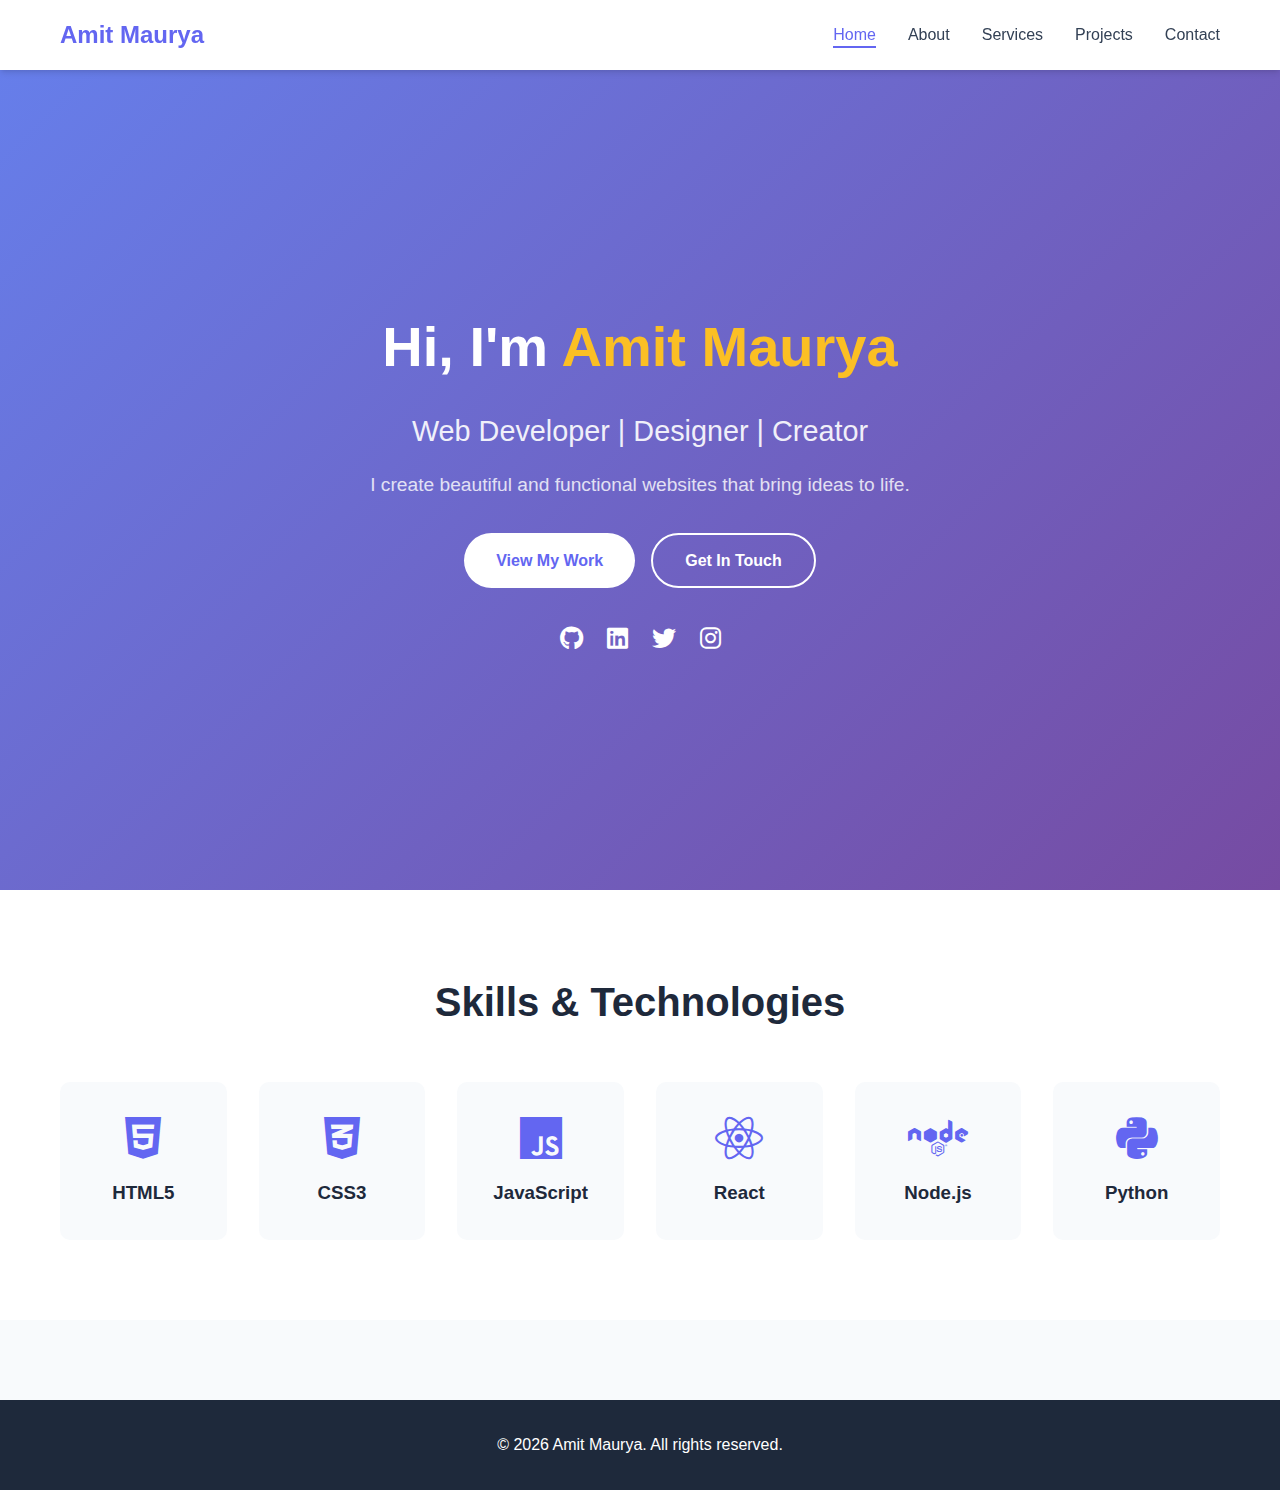
<file: index.html>
<!DOCTYPE html>
<html lang="en">
<head>
    <meta charset="UTF-8">
    <meta name="viewport" content="width=device-width, initial-scale=1.0">
    <meta name="description" content="Amit Maurya's Portfolio - Web Developer & Designer">
    <title>Amit Maurya | Portfolio</title>
    <link rel="stylesheet" href="css/style.css">
    <link rel="stylesheet" href="https://cdnjs.cloudflare.com/ajax/libs/font-awesome/6.4.0/css/all.min.css">
</head>
<body>
    <!-- Navigation -->
    <nav class="navbar">
        <div class="container">
            <a href="index.html" class="logo">Amit Maurya</a>
            <ul class="nav-links">
                <li><a href="index.html" class="active">Home</a></li>
                <li><a href="about.html">About</a></li>
                <li><a href="services.html">Services</a></li>
                <li><a href="projects.html">Projects</a></li>
                <li><a href="contact.html">Contact</a></li>
            </ul>
            <div class="hamburger">
                <span></span>
                <span></span>
                <span></span>
            </div>
        </div>
    </nav>

    <!-- Hero Section -->
    <section class="hero">
        <div class="container">
            <div class="hero-content">
                <h1 class="hero-title">Hi, I'm <span class="highlight">Amit Maurya</span></h1>
                <p class="hero-subtitle">Web Developer | Designer | Creator</p>
                <p class="hero-description">
                    I create beautiful and functional websites that bring ideas to life.
                </p>
                <div class="hero-buttons">
                    <a href="projects.html" class="btn btn-primary">View My Work</a>
                    <a href="contact.html" class="btn btn-secondary">Get In Touch</a>
                </div>
                <div class="social-links">
                    <a href="#" target="_blank"><i class="fab fa-github"></i></a>
                    <a href="#" target="_blank"><i class="fab fa-linkedin"></i></a>
                    <a href="#" target="_blank"><i class="fab fa-twitter"></i></a>
                    <a href="#" target="_blank"><i class="fab fa-instagram"></i></a>
                </div>
            </div>
        </div>
    </section>

    <!-- Skills Section -->
    <section class="skills">
        <div class="container">
            <h2 class="section-title">Skills & Technologies</h2>
            <div class="skills-grid">
                <div class="skill-card">
                    <i class="fab fa-html5"></i>
                    <h3>HTML5</h3>
                </div>
                <div class="skill-card">
                    <i class="fab fa-css3-alt"></i>
                    <h3>CSS3</h3>
                </div>
                <div class="skill-card">
                    <i class="fab fa-js"></i>
                    <h3>JavaScript</h3>
                </div>
                <div class="skill-card">
                    <i class="fab fa-react"></i>
                    <h3>React</h3>
                </div>
                <div class="skill-card">
                    <i class="fab fa-node"></i>
                    <h3>Node.js</h3>
                </div>
                <div class="skill-card">
                    <i class="fab fa-python"></i>
                    <h3>Python</h3>
                </div>
            </div>
        </div>
    </section>

    <!-- Footer -->
    <footer class="footer">
        <div class="container">
            <p>&copy; 2026 Amit Maurya. All rights reserved.</p>
        </div>
    </footer>

    <script src="js/script.js"></script>
</body>
</html>
</file>
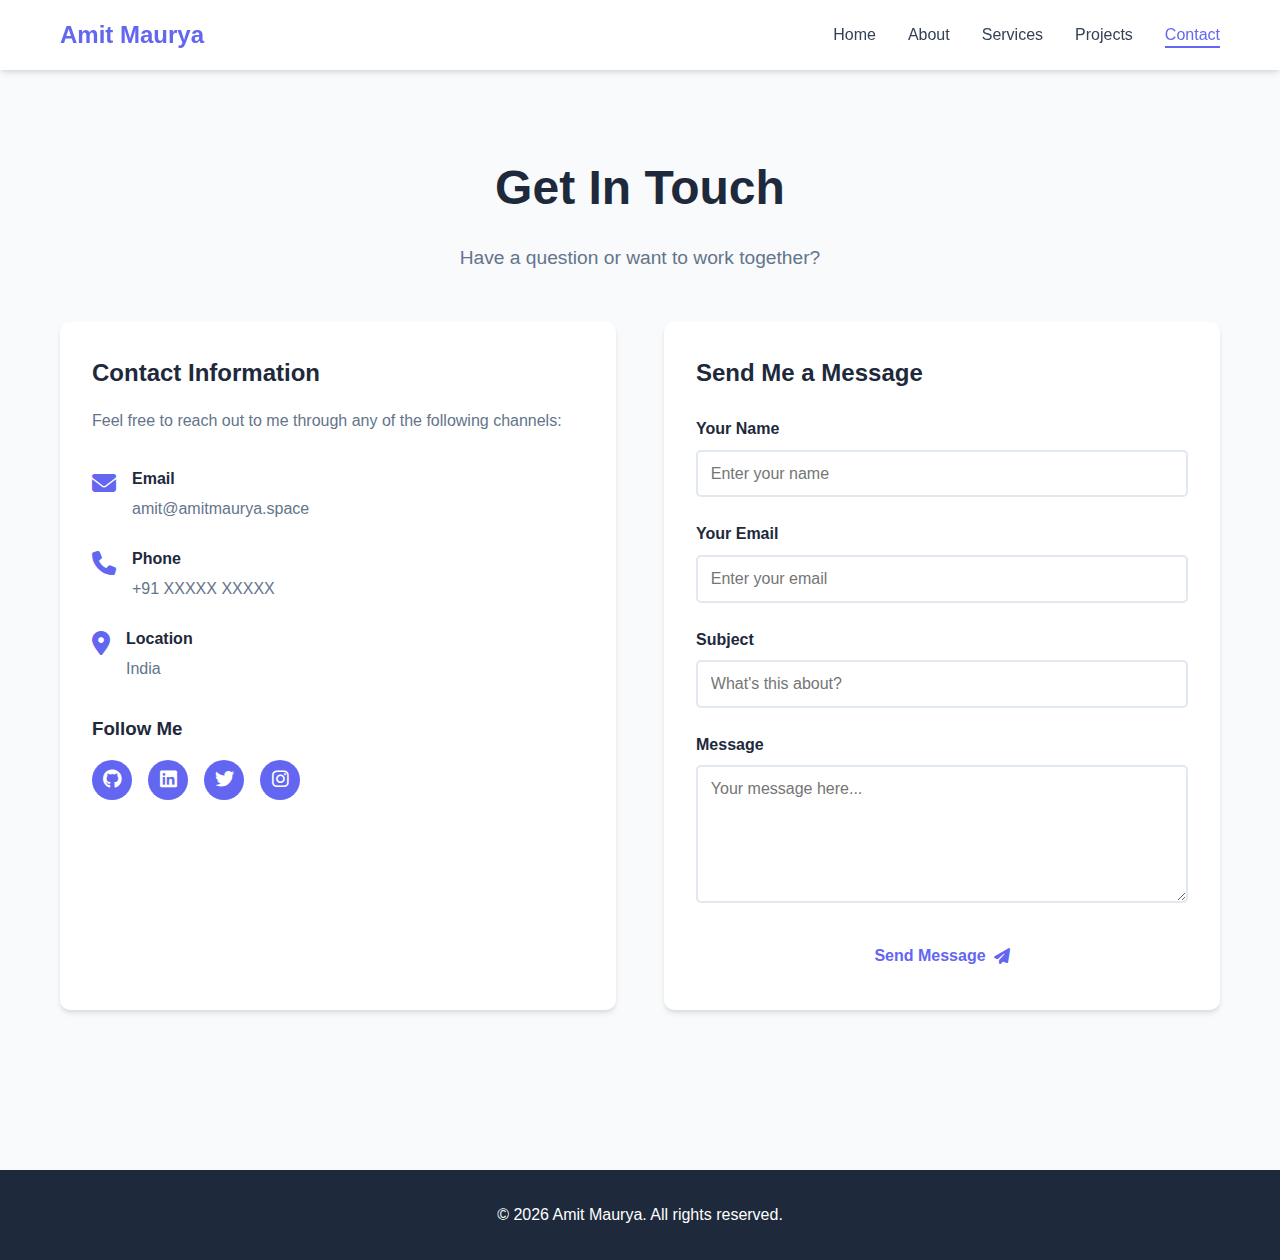
<file: contact.html>
<!DOCTYPE html>
<html lang="en">
<head>
    <meta charset="UTF-8">
    <meta name="viewport" content="width=device-width, initial-scale=1.0">
    <meta name="description" content="Contact Amit Maurya - Get in Touch">
    <title>Contact | Amit Maurya</title>
    <link rel="stylesheet" href="css/style.css">
    <link rel="stylesheet" href="https://cdnjs.cloudflare.com/ajax/libs/font-awesome/6.4.0/css/all.min.css">
</head>
<body>
    <!-- Navigation -->
    <nav class="navbar">
        <div class="container">
            <a href="index.html" class="logo">Amit Maurya</a>
            <ul class="nav-links">
                <li><a href="index.html">Home</a></li>
                <li><a href="about.html">About</a></li>
                <li><a href="services.html">Services</a></li>
                <li><a href="projects.html">Projects</a></li>
                <li><a href="contact.html" class="active">Contact</a></li>
            </ul>
            <div class="hamburger">
                <span></span>
                <span></span>
                <span></span>
            </div>
        </div>
    </nav>

    <!-- Contact Section -->
    <section class="contact-section">
        <div class="container">
            <h1 class="page-title">Get In Touch</h1>
            <p class="page-subtitle">Have a question or want to work together?</p>

            <div class="contact-content">
                <!-- Contact Info -->
                <div class="contact-info">
                    <h2>Contact Information</h2>
                    <p>Feel free to reach out to me through any of the following channels:</p>
                    
                    <div class="info-items">
                        <div class="info-item">
                            <i class="fas fa-envelope"></i>
                            <div>
                                <h3>Email</h3>
                                <p>amit@amitmaurya.space</p>
                            </div>
                        </div>
                        
                        <div class="info-item">
                            <i class="fas fa-phone"></i>
                            <div>
                                <h3>Phone</h3>
                                <p>+91 XXXXX XXXXX</p>
                            </div>
                        </div>
                        
                        <div class="info-item">
                            <i class="fas fa-map-marker-alt"></i>
                            <div>
                                <h3>Location</h3>
                                <p>India</p>
                            </div>
                        </div>
                    </div>

                    <div class="social-links-contact">
                        <h3>Follow Me</h3>
                        <div class="social-icons">
                            <a href="#" target="_blank" title="GitHub"><i class="fab fa-github"></i></a>
                            <a href="#" target="_blank" title="LinkedIn"><i class="fab fa-linkedin"></i></a>
                            <a href="#" target="_blank" title="Twitter"><i class="fab fa-twitter"></i></a>
                            <a href="#" target="_blank" title="Instagram"><i class="fab fa-instagram"></i></a>
                        </div>
                    </div>
                </div>

                <!-- Contact Form -->
                <div class="contact-form-container">
                    <h2>Send Me a Message</h2>
                    <form class="contact-form" id="contactForm">
                        <div class="form-group">
                            <label for="name">Your Name</label>
                            <input type="text" id="name" name="name" required placeholder="Enter your name">
                        </div>
                        
                        <div class="form-group">
                            <label for="email">Your Email</label>
                            <input type="email" id="email" name="email" required placeholder="Enter your email">
                        </div>
                        
                        <div class="form-group">
                            <label for="subject">Subject</label>
                            <input type="text" id="subject" name="subject" required placeholder="What's this about?">
                        </div>
                        
                        <div class="form-group">
                            <label for="message">Message</label>
                            <textarea id="message" name="message" rows="6" required placeholder="Your message here..."></textarea>
                        </div>
                        
                        <button type="submit" class="btn btn-primary btn-full">
                            <span>Send Message</span>
                            <i class="fas fa-paper-plane"></i>
                        </button>
                        
                        <div class="form-message" id="formMessage"></div>
                    </form>
                </div>
            </div>
        </div>
    </section>

    <!-- Footer -->
    <footer class="footer">
        <div class="container">
            <p>&copy; 2026 Amit Maurya. All rights reserved.</p>
        </div>
    </footer>

    <script src="js/script.js"></script>
</body>
</html>
</file>
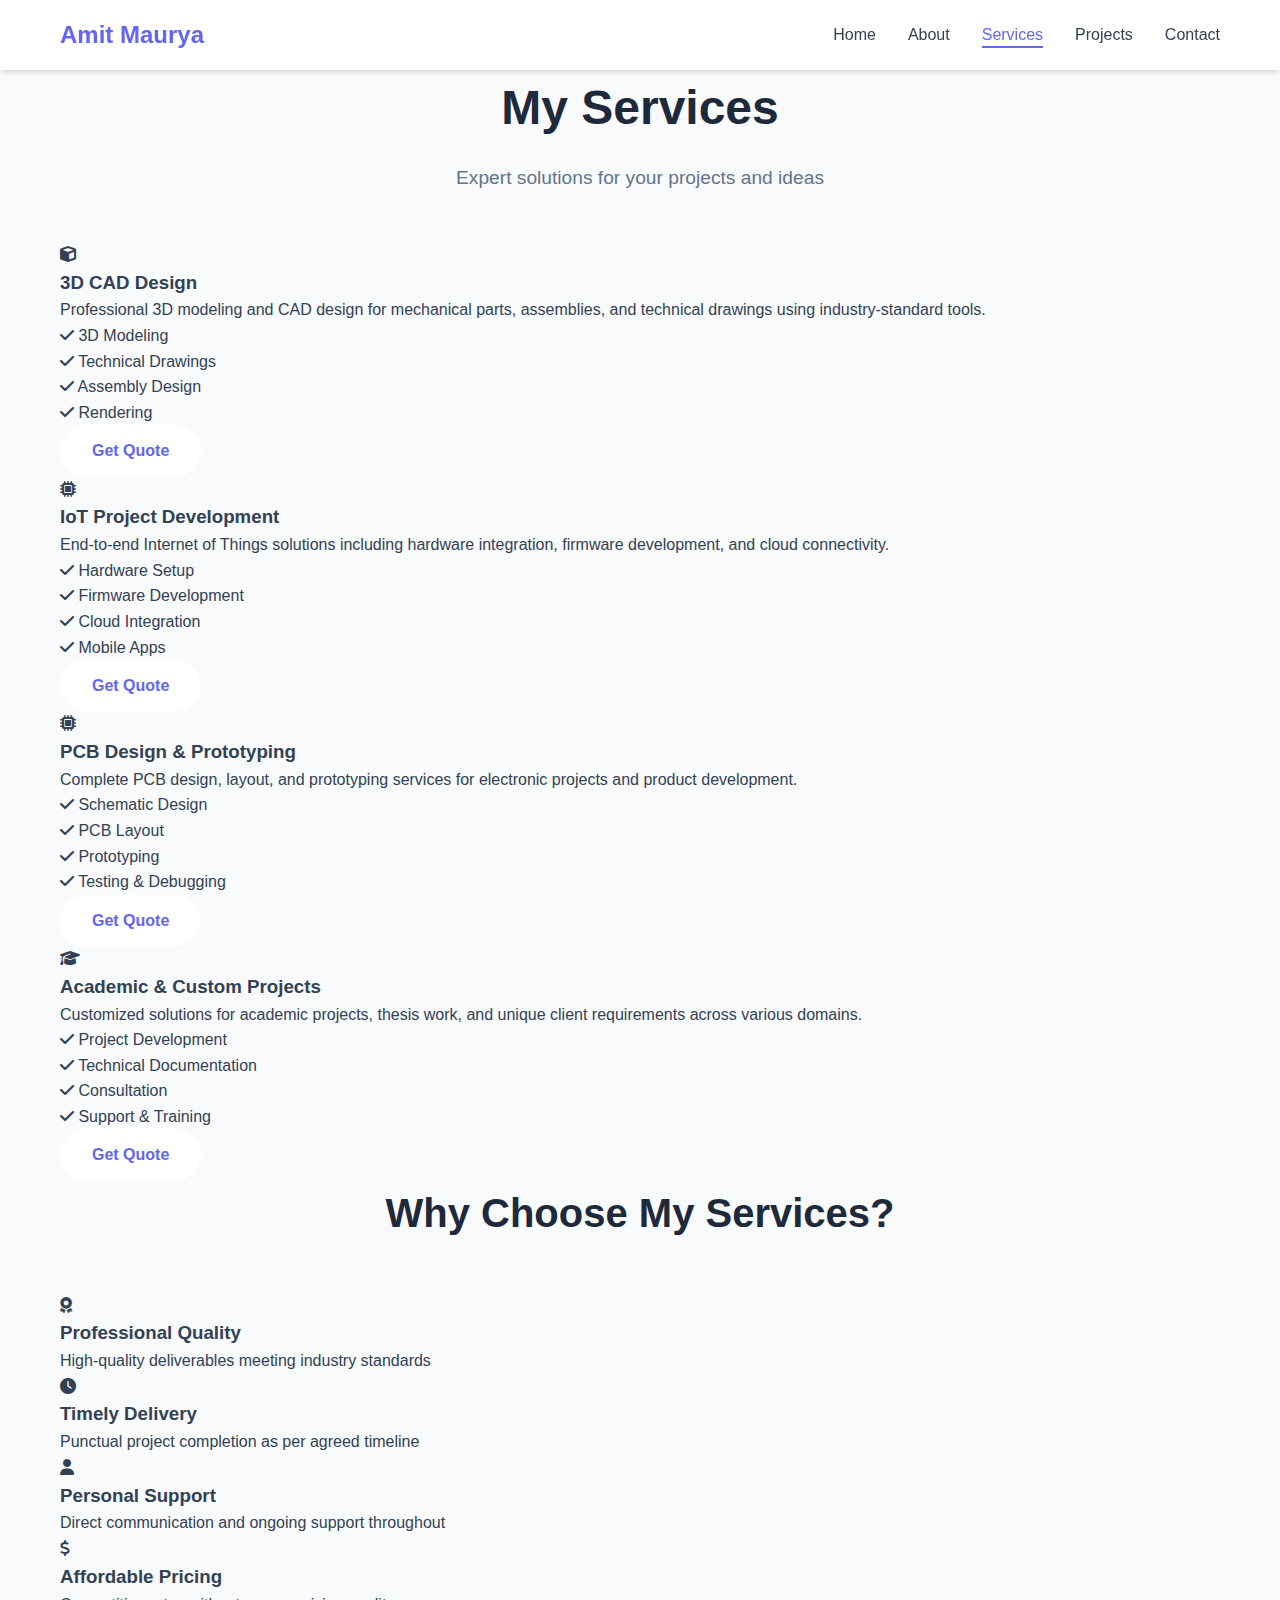
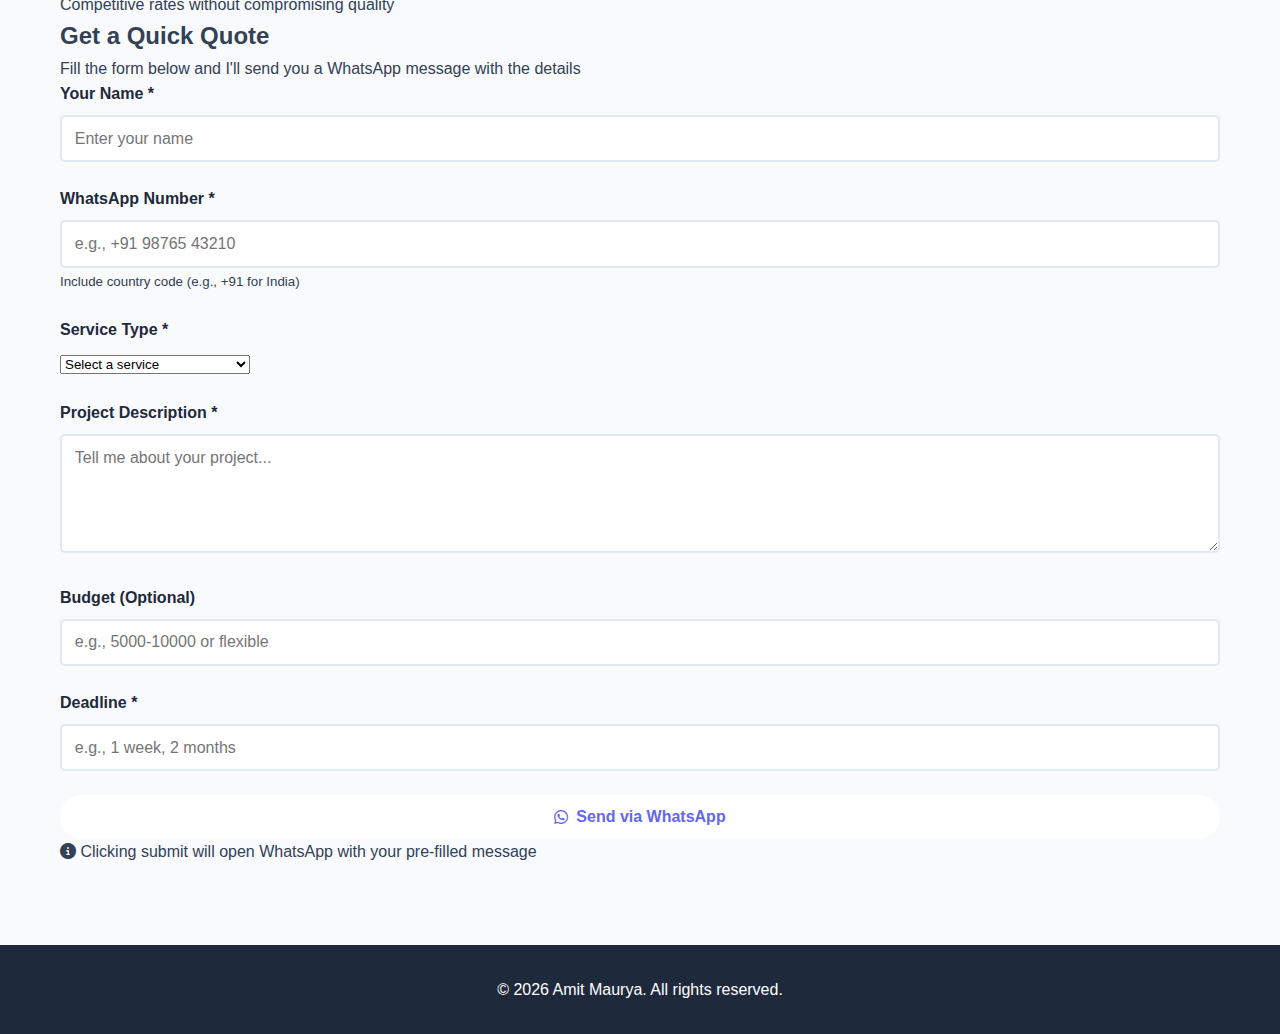
<file: services.html>
<!DOCTYPE html>
<html lang="en">
<head>
    <meta charset="UTF-8">
    <meta name="viewport" content="width=device-width, initial-scale=1.0">
    <meta name="description" content="Services by Amit Maurya - CAD Design, IoT Projects, PCB Design">
    <title>Services | Amit Maurya</title>
    <link rel="stylesheet" href="css/style.css">
    <link rel="stylesheet" href="https://cdnjs.cloudflare.com/ajax/libs/font-awesome/6.4.0/css/all.min.css">
</head>
<body>
    <!-- Navigation -->
    <nav class="navbar">
        <div class="container">
            <a href="index.html" class="logo">Amit Maurya</a>
            <ul class="nav-links">
                <li><a href="index.html">Home</a></li>
                <li><a href="about.html">About</a></li>
                <li><a href="services.html" class="active">Services</a></li>
                <li><a href="projects.html">Projects</a></li>
                <li><a href="contact.html">Contact</a></li>
            </ul>
            <div class="hamburger">
                <span></span>
                <span></span>
                <span></span>
            </div>
        </div>
    </nav>

    <!-- Services Section -->
    <section class="services-section">
        <div class="container">
            <h1 class="page-title">My Services</h1>
            <p class="page-subtitle">Expert solutions for your projects and ideas</p>

            <!-- Services Grid -->
            <div class="services-grid">
                <!-- Service 1: 3D CAD Design -->
                <div class="service-card" data-service="3d-cad">
                    <div class="service-icon">
                        <i class="fas fa-cube"></i>
                    </div>
                    <h3>3D CAD Design</h3>
                    <p>Professional 3D modeling and CAD design for mechanical parts, assemblies, and technical drawings using industry-standard tools.</p>
                    <ul class="service-features">
                        <li><i class="fas fa-check"></i> 3D Modeling</li>
                        <li><i class="fas fa-check"></i> Technical Drawings</li>
                        <li><i class="fas fa-check"></i> Assembly Design</li>
                        <li><i class="fas fa-check"></i> Rendering</li>
                    </ul>
                    <a href="#quotation-form" class="btn btn-primary" onclick="setService('3D CAD Design')">Get Quote</a>
                </div>

                <!-- Service 2: IoT Project Development -->
                <div class="service-card" data-service="iot">
                    <div class="service-icon">
                        <i class="fas fa-microchip"></i>
                    </div>
                    <h3>IoT Project Development</h3>
                    <p>End-to-end Internet of Things solutions including hardware integration, firmware development, and cloud connectivity.</p>
                    <ul class="service-features">
                        <li><i class="fas fa-check"></i> Hardware Setup</li>
                        <li><i class="fas fa-check"></i> Firmware Development</li>
                        <li><i class="fas fa-check"></i> Cloud Integration</li>
                        <li><i class="fas fa-check"></i> Mobile Apps</li>
                    </ul>
                    <a href="#quotation-form" class="btn btn-primary" onclick="setService('IoT Project Development')">Get Quote</a>
                </div>

                <!-- Service 3: PCB Design / Prototyping -->
                <div class="service-card" data-service="pcb">
                    <div class="service-icon">
                        <i class="fas fa-microchip"></i>
                    </div>
                    <h3>PCB Design & Prototyping</h3>
                    <p>Complete PCB design, layout, and prototyping services for electronic projects and product development.</p>
                    <ul class="service-features">
                        <li><i class="fas fa-check"></i> Schematic Design</li>
                        <li><i class="fas fa-check"></i> PCB Layout</li>
                        <li><i class="fas fa-check"></i> Prototyping</li>
                        <li><i class="fas fa-check"></i> Testing & Debugging</li>
                    </ul>
                    <a href="#quotation-form" class="btn btn-primary" onclick="setService('PCB Design / Prototyping')">Get Quote</a>
                </div>

                <!-- Service 4: Academic / Custom Projects -->
                <div class="service-card" data-service="academic">
                    <div class="service-icon">
                        <i class="fas fa-graduation-cap"></i>
                    </div>
                    <h3>Academic & Custom Projects</h3>
                    <p>Customized solutions for academic projects, thesis work, and unique client requirements across various domains.</p>
                    <ul class="service-features">
                        <li><i class="fas fa-check"></i> Project Development</li>
                        <li><i class="fas fa-check"></i> Technical Documentation</li>
                        <li><i class="fas fa-check"></i> Consultation</li>
                        <li><i class="fas fa-check"></i> Support & Training</li>
                    </ul>
                    <a href="#quotation-form" class="btn btn-primary" onclick="setService('Academic / Custom Projects')">Get Quote</a>
                </div>
            </div>

            <!-- Why Choose Me Section -->
            <div class="why-choose-section">
                <h2 class="section-title">Why Choose My Services?</h2>
                <div class="benefits-grid">
                    <div class="benefit-card">
                        <i class="fas fa-award"></i>
                        <h3>Professional Quality</h3>
                        <p>High-quality deliverables meeting industry standards</p>
                    </div>
                    <div class="benefit-card">
                        <i class="fas fa-clock"></i>
                        <h3>Timely Delivery</h3>
                        <p>Punctual project completion as per agreed timeline</p>
                    </div>
                    <div class="benefit-card">
                        <i class="fas fa-user"></i>
                        <h3>Personal Support</h3>
                        <p>Direct communication and ongoing support throughout</p>
                    </div>
                    <div class="benefit-card">
                        <i class="fas fa-dollar-sign"></i>
                        <h3>Affordable Pricing</h3>
                        <p>Competitive rates without compromising quality</p>
                    </div>
                </div>
            </div>

            <!-- Quotation Form Section -->
            <div class="quotation-section" id="quotation-form">
                <div class="quotation-container">
                    <h2>Get a Quick Quote</h2>
                    <p>Fill the form below and I'll send you a WhatsApp message with the details</p>

                    <form class="quotation-form" id="quotationForm">
                        <div class="form-group">
                            <label for="quote-name">Your Name *</label>
                            <input type="text" id="quote-name" name="name" required placeholder="Enter your name">
                        </div>

                        <div class="form-group">
                            <label for="quote-whatsapp">WhatsApp Number *</label>
                            <input type="tel" id="quote-whatsapp" name="whatsapp" required placeholder="e.g., +91 98765 43210">
                            <small>Include country code (e.g., +91 for India)</small>
                        </div>

                        <div class="form-group">
                            <label for="quote-service">Service Type *</label>
                            <select id="quote-service" name="service" required>
                                <option value="">Select a service</option>
                                <option value="3D CAD Design">3D CAD Design</option>
                                <option value="IoT Project Development">IoT Project Development</option>
                                <option value="PCB Design / Prototyping">PCB Design / Prototyping</option>
                                <option value="Academic / Custom Projects">Academic / Custom Projects</option>
                            </select>
                        </div>

                        <div class="form-group">
                            <label for="quote-description">Project Description *</label>
                            <textarea id="quote-description" name="description" rows="5" required placeholder="Tell me about your project..."></textarea>
                        </div>

                        <div class="form-group">
                            <label for="quote-budget">Budget (Optional)</label>
                            <input type="text" id="quote-budget" name="budget" placeholder="e.g., 5000-10000 or flexible">
                        </div>

                        <div class="form-group">
                            <label for="quote-deadline">Deadline *</label>
                            <input type="text" id="quote-deadline" name="deadline" required placeholder="e.g., 1 week, 2 months">
                        </div>

                        <button type="submit" class="btn btn-primary btn-full">
                            <i class="fab fa-whatsapp"></i>
                            <span>Send via WhatsApp</span>
                        </button>

                        <p class="form-note">
                            <i class="fas fa-info-circle"></i>
                            Clicking submit will open WhatsApp with your pre-filled message
                        </p>
                    </form>
                </div>
            </div>
        </div>
    </section>

    <!-- Footer -->
    <footer class="footer">
        <div class="container">
            <p>&copy; 2026 Amit Maurya. All rights reserved.</p>
        </div>
    </footer>

    <script src="js/script.js"></script>
</body>
</html>
</file>
<file: css/style.css>
/* ================================
   CSS Variables & Reset
   ================================ */
:root {
    --primary-color: #6366f1;
    --secondary-color: #8b5cf6;
    --dark-color: #1e293b;
    --light-color: #f8fafc;
    --text-color: #334155;
    --text-light: #64748b;
    --border-color: #e2e8f0;
    --success-color: #22c55e;
    --error-color: #ef4444;
    --shadow: 0 4px 6px -1px rgba(0, 0, 0, 0.1), 0 2px 4px -1px rgba(0, 0, 0, 0.06);
    --shadow-lg: 0 10px 15px -3px rgba(0, 0, 0, 0.1), 0 4px 6px -2px rgba(0, 0, 0, 0.05);
    --transition: all 0.3s ease;
}

* {
    margin: 0;
    padding: 0;
    box-sizing: border-box;
}

body {
    font-family: 'Segoe UI', Tahoma, Geneva, Verdana, sans-serif;
    line-height: 1.6;
    color: var(--text-color);
    background-color: var(--light-color);
}

img {
    max-width: 100%;
    height: auto;
    display: block;
}

a {
    text-decoration: none;
    color: inherit;
}

ul {
    list-style: none;
}

/* ================================
   Container & Utilities
   ================================ */
.container {
    max-width: 1200px;
    margin: 0 auto;
    padding: 0 20px;
}

.section-title {
    font-size: 2.5rem;
    text-align: center;
    margin-bottom: 3rem;
    color: var(--dark-color);
}

.page-title {
    font-size: 3rem;
    text-align: center;
    margin-bottom: 1rem;
    color: var(--dark-color);
}

.page-subtitle {
    text-align: center;
    font-size: 1.2rem;
    color: var(--text-light);
    margin-bottom: 3rem;
}

/* ================================
   Navigation
   ================================ */
.navbar {
    background: #fff;
    box-shadow: var(--shadow);
    position: sticky;
    top: 0;
    z-index: 1000;
    padding: 1rem 0;
}

.navbar .container {
    display: flex;
    justify-content: space-between;
    align-items: center;
}

.logo {
    font-size: 1.5rem;
    font-weight: bold;
    color: var(--primary-color);
}

.nav-links {
    display: flex;
    gap: 2rem;
}

.nav-links a {
    color: var(--text-color);
    font-weight: 500;
    transition: var(--transition);
    position: relative;
}

.nav-links a::after {
    content: '';
    position: absolute;
    bottom: -5px;
    left: 0;
    width: 0;
    height: 2px;
    background: var(--primary-color);
    transition: var(--transition);
}

.nav-links a:hover::after,
.nav-links a.active::after {
    width: 100%;
}

.nav-links a:hover,
.nav-links a.active {
    color: var(--primary-color);
}

.hamburger {
    display: none;
    flex-direction: column;
    cursor: pointer;
    gap: 5px;
}

.hamburger span {
    width: 25px;
    height: 3px;
    background: var(--dark-color);
    transition: var(--transition);
}

/* ================================
   Hero Section
   ================================ */
.hero {
    min-height: calc(100vh - 80px);
    display: flex;
    align-items: center;
    background: linear-gradient(135deg, #667eea 0%, #764ba2 100%);
    color: white;
}

.hero-content {
    text-align: center;
    animation: fadeInUp 1s ease;
}

.hero-title {
    font-size: 3.5rem;
    margin-bottom: 1rem;
}

.highlight {
    color: #fbbf24;
}

.hero-subtitle {
    font-size: 1.8rem;
    margin-bottom: 1rem;
    opacity: 0.9;
}

.hero-description {
    font-size: 1.2rem;
    margin-bottom: 2rem;
    opacity: 0.8;
    max-width: 600px;
    margin-left: auto;
    margin-right: auto;
}

.hero-buttons {
    display: flex;
    gap: 1rem;
    justify-content: center;
    margin-bottom: 2rem;
}

.btn {
    padding: 0.8rem 2rem;
    border-radius: 50px;
    font-weight: 600;
    transition: var(--transition);
    display: inline-flex;
    align-items: center;
    gap: 0.5rem;
    border: none;
    cursor: pointer;
    font-size: 1rem;
}

.btn-primary {
    background: white;
    color: var(--primary-color);
}

.btn-primary:hover {
    transform: translateY(-3px);
    box-shadow: var(--shadow-lg);
}

.btn-secondary {
    background: transparent;
    border: 2px solid white;
    color: white;
}

.btn-secondary:hover {
    background: white;
    color: var(--primary-color);
}

.btn-full {
    width: 100%;
    justify-content: center;
}

.social-links {
    display: flex;
    gap: 1.5rem;
    justify-content: center;
}

.social-links a {
    font-size: 1.5rem;
    color: white;
    transition: var(--transition);
}

.social-links a:hover {
    color: #fbbf24;
    transform: translateY(-3px);
}

/* ================================
   Skills Section
   ================================ */
.skills {
    padding: 5rem 0;
    background: white;
}

.skills-grid {
    display: grid;
    grid-template-columns: repeat(auto-fit, minmax(150px, 1fr));
    gap: 2rem;
}

.skill-card {
    text-align: center;
    padding: 2rem;
    border-radius: 10px;
    background: var(--light-color);
    transition: var(--transition);
    cursor: pointer;
}

.skill-card:hover {
    transform: translateY(-10px);
    box-shadow: var(--shadow-lg);
}

.skill-card i {
    font-size: 3rem;
    color: var(--primary-color);
    margin-bottom: 1rem;
}

.skill-card h3 {
    color: var(--dark-color);
}

/* ================================
   About Section
   ================================ */
.about-section {
    padding: 5rem 0;
}

.about-content {
    display: grid;
    grid-template-columns: 1fr 2fr;
    gap: 3rem;
    margin-bottom: 4rem;
}

.about-image img {
    border-radius: 10px;
    box-shadow: var(--shadow-lg);
    width: 100%;
}

.about-text h2 {
    margin-bottom: 1rem;
    color: var(--dark-color);
}

.about-text p {
    margin-bottom: 1rem;
    color: var(--text-light);
    line-height: 1.8;
}

/* Timeline */
.timeline {
    position: relative;
    padding: 2rem 0;
}

.timeline::before {
    content: '';
    position: absolute;
    left: 50%;
    transform: translateX(-50%);
    width: 2px;
    height: 100%;
    background: var(--border-color);
}

.timeline-item {
    position: relative;
    margin-bottom: 3rem;
    display: flex;
    justify-content: center;
}

.timeline-dot {
    position: absolute;
    left: 50%;
    transform: translateX(-50%);
    width: 20px;
    height: 20px;
    background: var(--primary-color);
    border-radius: 50%;
    border: 4px solid white;
    box-shadow: var(--shadow);
}

.timeline-content {
    background: white;
    padding: 1.5rem;
    border-radius: 10px;
    box-shadow: var(--shadow);
    width: 45%;
    margin-top: 10px;
}

.timeline-content h3 {
    color: var(--dark-color);
    margin-bottom: 0.5rem;
}

.timeline-date {
    color: var(--primary-color);
    font-weight: 600;
    margin-bottom: 0.5rem;
}

/* Skills Bars */
.skills-bars {
    margin-top: 4rem;
}

.skill-bar {
    margin-bottom: 2rem;
}

.skill-info {
    display: flex;
    justify-content: space-between;
    margin-bottom: 0.5rem;
    font-weight: 600;
}

.progress-bar {
    height: 10px;
    background: var(--border-color);
    border-radius: 10px;
    overflow: hidden;
}

.progress {
    height: 100%;
    background: linear-gradient(90deg, var(--primary-color), var(--secondary-color));
    transition: width 1s ease;
}

/* ================================
   Projects Section
   ================================ */
.projects-section {
    padding: 5rem 0;
}

.filter-buttons {
    display: flex;
    justify-content: center;
    gap: 1rem;
    margin-bottom: 3rem;
    flex-wrap: wrap;
}

.filter-btn {
    padding: 0.6rem 1.5rem;
    border: 2px solid var(--primary-color);
    background: transparent;
    color: var(--primary-color);
    border-radius: 50px;
    cursor: pointer;
    font-weight: 600;
    transition: var(--transition);
}

.filter-btn:hover,
.filter-btn.active {
    background: var(--primary-color);
    color: white;
}

.projects-grid {
    display: grid;
    grid-template-columns: repeat(auto-fill, minmax(300px, 1fr));
    gap: 2rem;
}

.project-card {
    background: white;
    border-radius: 10px;
    overflow: hidden;
    box-shadow: var(--shadow);
    transition: var(--transition);
}

.project-card:hover {
    transform: translateY(-10px);
    box-shadow: var(--shadow-lg);
}

.project-image {
    position: relative;
    overflow: hidden;
    height: 250px;
}

.project-image img {
    width: 100%;
    height: 100%;
    object-fit: cover;
    transition: var(--transition);
}

.project-card:hover .project-image img {
    transform: scale(1.1);
}

.project-overlay {
    position: absolute;
    top: 0;
    left: 0;
    width: 100%;
    height: 100%;
    background: rgba(99, 102, 241, 0.9);
    display: flex;
    align-items: center;
    justify-content: center;
    gap: 1rem;
    opacity: 0;
    transition: var(--transition);
}

.project-card:hover .project-overlay {
    opacity: 1;
}

.project-link {
    width: 50px;
    height: 50px;
    background: white;
    border-radius: 50%;
    display: flex;
    align-items: center;
    justify-content: center;
    color: var(--primary-color);
    font-size: 1.2rem;
    transition: var(--transition);
}

.project-link:hover {
    transform: scale(1.1);
}

.project-info {
    padding: 1.5rem;
}

.project-info h3 {
    margin-bottom: 0.5rem;
    color: var(--dark-color);
}

.project-info p {
    color: var(--text-light);
    margin-bottom: 1rem;
}

.project-tags {
    display: flex;
    gap: 0.5rem;
    flex-wrap: wrap;
}

.project-tags span {
    padding: 0.3rem 0.8rem;
    background: var(--light-color);
    color: var(--primary-color);
    border-radius: 20px;
    font-size: 0.85rem;
    font-weight: 600;
}

/* ================================
   Contact Section
   ================================ */
.contact-section {
    padding: 5rem 0;
}

.contact-content {
    display: grid;
    grid-template-columns: 1fr 1fr;
    gap: 3rem;
}

.contact-info {
    background: white;
    padding: 2rem;
    border-radius: 10px;
    box-shadow: var(--shadow);
}

.contact-info h2 {
    margin-bottom: 1rem;
    color: var(--dark-color);
}

.contact-info p {
    color: var(--text-light);
    margin-bottom: 2rem;
}

.info-items {
    margin-bottom: 2rem;
}

.info-item {
    display: flex;
    gap: 1rem;
    align-items: flex-start;
    margin-bottom: 1.5rem;
}

.info-item i {
    font-size: 1.5rem;
    color: var(--primary-color);
    margin-top: 0.3rem;
}

.info-item h3 {
    font-size: 1rem;
    margin-bottom: 0.3rem;
    color: var(--dark-color);
}

.info-item p {
    color: var(--text-light);
    margin: 0;
}

.social-links-contact h3 {
    margin-bottom: 1rem;
    color: var(--dark-color);
}

.social-icons {
    display: flex;
    gap: 1rem;
}

.social-icons a {
    width: 40px;
    height: 40px;
    background: var(--primary-color);
    color: white;
    border-radius: 50%;
    display: flex;
    align-items: center;
    justify-content: center;
    font-size: 1.2rem;
    transition: var(--transition);
}

.social-icons a:hover {
    background: var(--secondary-color);
    transform: translateY(-3px);
}

.contact-form-container {
    background: white;
    padding: 2rem;
    border-radius: 10px;
    box-shadow: var(--shadow);
}

.contact-form-container h2 {
    margin-bottom: 1.5rem;
    color: var(--dark-color);
}

.form-group {
    margin-bottom: 1.5rem;
}

.form-group label {
    display: block;
    margin-bottom: 0.5rem;
    font-weight: 600;
    color: var(--dark-color);
}

.form-group input,
.form-group textarea {
    width: 100%;
    padding: 0.8rem;
    border: 2px solid var(--border-color);
    border-radius: 5px;
    font-family: inherit;
    font-size: 1rem;
    transition: var(--transition);
}

.form-group input:focus,
.form-group textarea:focus {
    outline: none;
    border-color: var(--primary-color);
}

.form-group textarea {
    resize: vertical;
}

.form-message {
    margin-top: 1rem;
    padding: 1rem;
    border-radius: 5px;
    display: none;
}

.form-message.success {
    display: block;
    background: #d1fae5;
    color: var(--success-color);
}

.form-message.error {
    display: block;
    background: #fee2e2;
    color: var(--error-color);
}

/* ================================
   Footer
   ================================ */
.footer {
    background: var(--dark-color);
    color: white;
    text-align: center;
    padding: 2rem 0;
    margin-top: 5rem;
}

/* ================================
   Animations
   ================================ */
@keyframes fadeInUp {
    from {
        opacity: 0;
        transform: translateY(30px);
    }
    to {
        opacity: 1;
        transform: translateY(0);
    }
}

/* ================================
   Responsive Design
   ================================ */
@media (max-width: 768px) {
    .hamburger {
        display: flex;
    }

    .nav-links {
        position: fixed;
        top: 80px;
        left: -100%;
        width: 100%;
        height: calc(100vh - 80px);
        background: white;
        flex-direction: column;
        align-items: center;
        padding: 2rem;
        transition: var(--transition);
        box-shadow: var(--shadow);
    }

    .nav-links.active {
        left: 0;
    }

    .hero-title {
        font-size: 2.5rem;
    }

    .hero-subtitle {
        font-size: 1.3rem;
    }

    .hero-buttons {
        flex-direction: column;
        align-items: center;
    }

    .about-content {
        grid-template-columns: 1fr;
    }

    .timeline::before {
        left: 20px;
    }

    .timeline-dot {
        left: 20px;
    }

    .timeline-content {
        width: calc(100% - 60px);
        margin-left: 60px;
    }

    .contact-content {
        grid-template-columns: 1fr;
    }

    .projects-grid {
        grid-template-columns: 1fr;
    }

    .page-title {
        font-size: 2rem;
    }

    .section-title {
        font-size: 2rem;
    }
}

@media (max-width: 480px) {
    .hero-title {
        font-size: 2rem;
    }

    .hero-subtitle {
        font-size: 1.1rem;
    }

    .btn {
        padding: 0.6rem 1.5rem;
        font-size: 0.9rem;
    }
}
</file>
